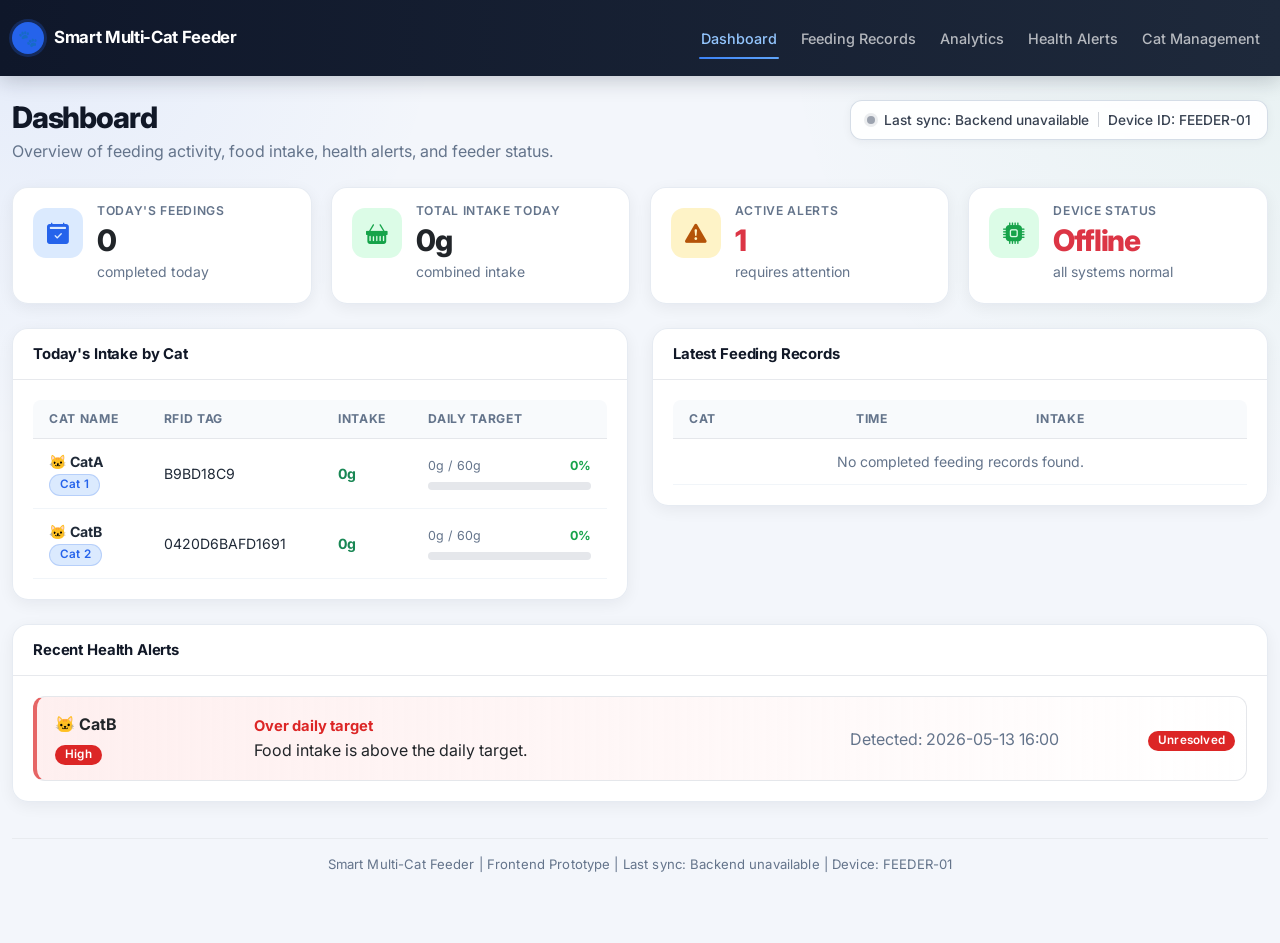
<file: frontend/index.html>
<!DOCTYPE html>
<html lang="en">
<head>
  <meta charset="UTF-8" />
  <meta name="viewport" content="width=device-width, initial-scale=1.0" />

  <title>Smart Multi-Cat Feeder Dashboard</title>

  <link rel="preconnect" href="https://fonts.googleapis.com" />
  <link rel="preconnect" href="https://fonts.gstatic.com" crossorigin />
  <link href="https://fonts.googleapis.com/css2?family=Inter:wght@400;500;600;700;800&display=swap" rel="stylesheet" />

  <link href="https://cdn.jsdelivr.net/npm/bootstrap@5.3.3/dist/css/bootstrap.min.css" rel="stylesheet" />
  <link rel="stylesheet" href="https://cdn.jsdelivr.net/npm/bootstrap-icons@1.11.3/font/bootstrap-icons.min.css" />

  <link rel="stylesheet" href="static/css/style.css" />
</head>

<body>
  <nav class="navbar navbar-expand-lg navbar-dark bg-dark">
    <div class="container-fluid">
      <a class="navbar-brand fw-bold" href="index.html">
        Smart Multi-Cat Feeder
      </a>

      <button
        class="navbar-toggler"
        type="button"
        data-bs-toggle="collapse"
        data-bs-target="#navbarNav"
      >
        <span class="navbar-toggler-icon"></span>
      </button>

      <div class="collapse navbar-collapse" id="navbarNav">
        <ul class="navbar-nav ms-auto">
          <li class="nav-item">
            <a class="nav-link active" href="index.html">Dashboard</a>
          </li>

          <li class="nav-item">
            <a class="nav-link" href="records.html?v=20260518-records-range">Feeding Records</a>
          </li>

          <li class="nav-item">
            <a class="nav-link" href="analytics.html">Analytics</a>
          </li>

          <li class="nav-item">
            <a class="nav-link" href="alerts.html">Health Alerts</a>
          </li>

          <li class="nav-item">
            <a class="nav-link" href="cats.html">Cat Management</a>
          </li>
        </ul>
      </div>
    </div>
  </nav>

  <main class="container my-4">
    <div class="page-heading-row mb-4">
      <div>
        <h1 class="page-title">Dashboard</h1>
        <p class="text-muted mb-0">
          Overview of feeding activity, food intake, health alerts, and feeder status.
        </p>
      </div>

      <div class="device-sync-pill">
        <span class="sync-dot"></span>
        <span>Last sync: loading...</span>
        <span class="sync-divider"></span>
        <span>Device ID: FEEDER-01</span>
      </div>
    </div>

    <div class="row g-3 mb-4">
      <div class="col-md-3">
        <div class="card summary-card">
          <div class="card-body">
            <div class="summary-card-inner">
              <div class="summary-icon summary-icon-blue">
                <i class="bi bi-calendar2-check-fill"></i>
              </div>
              <div class="summary-card-content">
                <h6 class="card-subtitle text-muted">Today's Feedings</h6>
                <h2 id="todayFeedings" class="card-value">0</h2>
                <small class="text-muted">completed today</small>
              </div>
            </div>
          </div>
        </div>
      </div>

      <div class="col-md-3">
        <div class="card summary-card">
          <div class="card-body">
            <div class="summary-card-inner">
              <div class="summary-icon summary-icon-green">
                <i class="bi bi-basket-fill"></i>
              </div>
              <div class="summary-card-content">
                <h6 class="card-subtitle text-muted">Total Intake Today</h6>
                <h2 id="totalIntake" class="card-value">0g</h2>
                <small class="text-muted">combined intake</small>
              </div>
            </div>
          </div>
        </div>
      </div>

      <div class="col-md-3">
        <div class="card summary-card">
          <div class="card-body">
            <div class="summary-card-inner">
              <div class="summary-icon summary-icon-warning">
                <i class="bi bi-exclamation-triangle-fill"></i>
              </div>
              <div class="summary-card-content">
                <h6 class="card-subtitle text-muted">Active Alerts</h6>
                <h2 id="activeAlerts" class="card-value text-danger">0</h2>
                <small class="text-muted">requires attention</small>
              </div>
            </div>
          </div>
        </div>
      </div>

      <div class="col-md-3">
        <div class="card summary-card">
          <div class="card-body">
            <div class="summary-card-inner">
              <div class="summary-icon summary-icon-green">
                <i class="bi bi-cpu-fill"></i>
              </div>
              <div class="summary-card-content">
                <h6 class="card-subtitle text-muted">Device Status</h6>
                <h2 id="deviceStatus" class="card-value text-success">Online</h2>
                <small class="text-muted">all systems normal</small>
              </div>
            </div>
          </div>
        </div>
      </div>
    </div>

    <div class="row g-4">
      <div class="col-lg-6">
        <div class="card">
          <div class="card-header fw-bold">
            Today's Intake by Cat
          </div>

          <div class="card-body">
            <table class="table table-hover align-middle">
              <thead>
                <tr>
                  <th>Cat Name</th>
                  <th>RFID Tag</th>
                  <th>Intake</th>
                  <th>Daily Target</th>
                </tr>
              </thead>

              <tbody id="catIntakeTable"></tbody>
            </table>
          </div>
        </div>
      </div>

      <div class="col-lg-6">
        <div class="card">
          <div class="card-header fw-bold">
            Latest Feeding Records
          </div>

          <div class="card-body">
            <table class="table table-hover align-middle">
              <thead>
                <tr>
                  <th>Cat</th>
                  <th>Time</th>
                  <th>Intake</th>
                </tr>
              </thead>

              <tbody id="latestRecordsTable"></tbody>
            </table>
          </div>
        </div>
      </div>
    </div>

    <div class="card mt-4">
      <div class="card-header fw-bold">
        Recent Health Alerts
      </div>

      <div class="card-body" id="recentAlerts"></div>
    </div>

    <footer class="app-footer">
      Smart Multi-Cat Feeder &middot; Frontend Prototype &middot; Last sync: loading... &middot; Device: FEEDER-01
    </footer>
  </main>

  <script src="https://code.jquery.com/jquery-3.7.1.min.js"></script>
  <script src="https://cdn.jsdelivr.net/npm/bootstrap@5.3.3/dist/js/bootstrap.bundle.min.js"></script>
  <script src="static/js/api.js?v=20260518-dashboard-recent-alerts"></script>
  <script src="static/js/dashboard.js?v=20260518-dashboard-recent-alerts"></script>
</body>
</html>
</file>
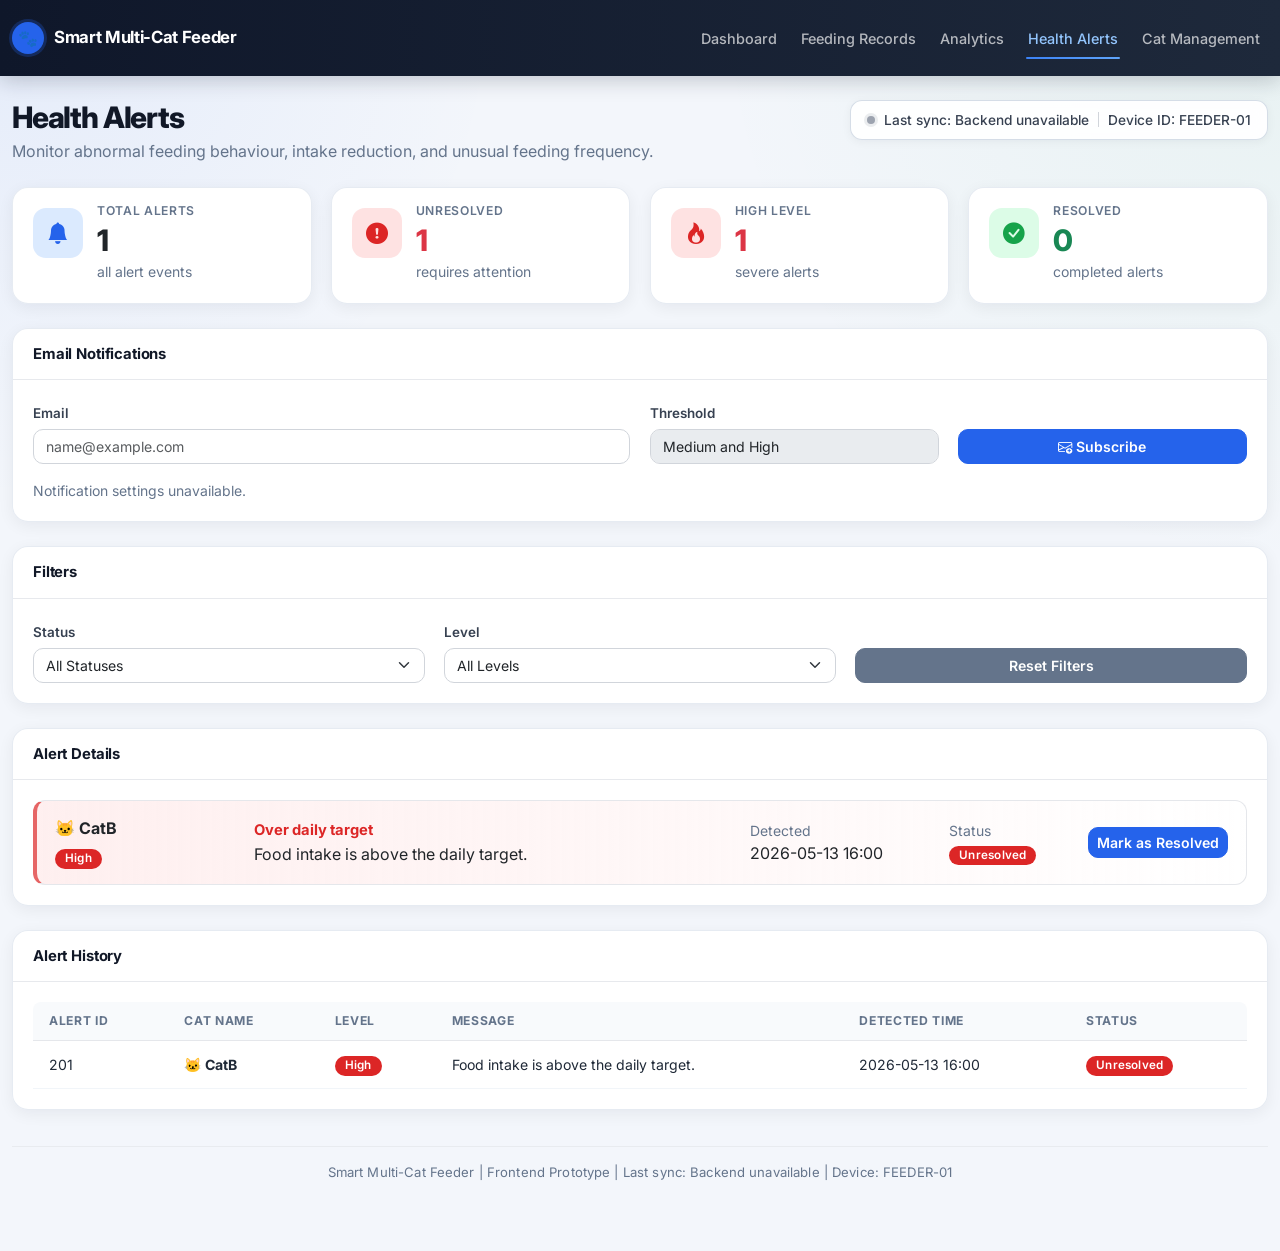
<file: frontend/alerts.html>
<!DOCTYPE html>
<html lang="en">
<head>
  <meta charset="UTF-8" />
  <meta name="viewport" content="width=device-width, initial-scale=1.0" />

  <title>Health Alerts - Smart Multi-Cat Feeder</title>

  <link rel="preconnect" href="https://fonts.googleapis.com" />
  <link rel="preconnect" href="https://fonts.gstatic.com" crossorigin />
  <link href="https://fonts.googleapis.com/css2?family=Inter:wght@400;500;600;700;800&display=swap" rel="stylesheet" />

  <link href="https://cdn.jsdelivr.net/npm/bootstrap@5.3.3/dist/css/bootstrap.min.css" rel="stylesheet" />
  <link rel="stylesheet" href="https://cdn.jsdelivr.net/npm/bootstrap-icons@1.11.3/font/bootstrap-icons.min.css" />

  <link rel="stylesheet" href="static/css/style.css" />
</head>

<body>
  <nav class="navbar navbar-expand-lg navbar-dark bg-dark">
    <div class="container-fluid">
      <a class="navbar-brand fw-bold" href="index.html">
        Smart Multi-Cat Feeder
      </a>

      <button
        class="navbar-toggler"
        type="button"
        data-bs-toggle="collapse"
        data-bs-target="#navbarNav"
      >
        <span class="navbar-toggler-icon"></span>
      </button>

      <div class="collapse navbar-collapse" id="navbarNav">
        <ul class="navbar-nav ms-auto">
          <li class="nav-item">
            <a class="nav-link" href="index.html">Dashboard</a>
          </li>

          <li class="nav-item">
            <a class="nav-link" href="records.html?v=20260518-records-range">Feeding Records</a>
          </li>

          <li class="nav-item">
            <a class="nav-link" href="analytics.html">Analytics</a>
          </li>

          <li class="nav-item">
            <a class="nav-link active" href="alerts.html">Health Alerts</a>
          </li>

          <li class="nav-item">
            <a class="nav-link" href="cats.html">Cat Management</a>
          </li>
        </ul>
      </div>
    </div>
  </nav>

  <main class="container my-4">
    <div class="page-heading-row mb-4">
      <div>
        <h1 class="page-title">Health Alerts</h1>
        <p class="text-muted mb-0">
          Monitor abnormal feeding behaviour, intake reduction, and unusual feeding frequency.
        </p>
      </div>

      <div class="device-sync-pill">
        <span class="sync-dot"></span>
        <span>Last sync: loading...</span>
        <span class="sync-divider"></span>
        <span>Device ID: FEEDER-01</span>
      </div>
    </div>

    <div class="row g-3 mb-4">
      <div class="col-md-3">
        <div class="card summary-card">
          <div class="card-body">
            <div class="summary-card-inner">
              <div class="summary-icon summary-icon-blue">
                <i class="bi bi-bell-fill"></i>
              </div>
              <div class="summary-card-content">
                <h6 class="card-subtitle text-muted">Total Alerts</h6>
                <h2 id="totalAlerts" class="card-value">0</h2>
                <small class="text-muted">all alert events</small>
              </div>
            </div>
          </div>
        </div>
      </div>

      <div class="col-md-3">
        <div class="card summary-card">
          <div class="card-body">
            <div class="summary-card-inner">
              <div class="summary-icon summary-icon-danger">
                <i class="bi bi-exclamation-circle-fill"></i>
              </div>
              <div class="summary-card-content">
                <h6 class="card-subtitle text-muted">Unresolved</h6>
                <h2 id="unresolvedAlerts" class="card-value text-danger">0</h2>
                <small class="text-muted">requires attention</small>
              </div>
            </div>
          </div>
        </div>
      </div>

      <div class="col-md-3">
        <div class="card summary-card">
          <div class="card-body">
            <div class="summary-card-inner">
              <div class="summary-icon summary-icon-danger">
                <i class="bi bi-fire"></i>
              </div>
              <div class="summary-card-content">
                <h6 class="card-subtitle text-muted">High Level</h6>
                <h2 id="highAlerts" class="card-value text-danger">0</h2>
                <small class="text-muted">severe alerts</small>
              </div>
            </div>
          </div>
        </div>
      </div>

      <div class="col-md-3">
        <div class="card summary-card">
          <div class="card-body">
            <div class="summary-card-inner">
              <div class="summary-icon summary-icon-green">
                <i class="bi bi-check-circle-fill"></i>
              </div>
              <div class="summary-card-content">
                <h6 class="card-subtitle text-muted">Resolved</h6>
                <h2 id="resolvedAlerts" class="card-value text-success">0</h2>
                <small class="text-muted">completed alerts</small>
              </div>
            </div>
          </div>
        </div>
      </div>
    </div>

    <div class="card mb-4">
      <div class="card-header fw-bold">
        Email Notifications
      </div>

      <div class="card-body">
        <form id="alertEmailSubscriptionForm" class="row g-3 align-items-end">
          <div class="col-lg-6">
            <label for="alertEmailInput" class="form-label">Email</label>
            <input
              id="alertEmailInput"
              class="form-control"
              type="email"
              placeholder="name@example.com"
              autocomplete="email"
              required
            />
          </div>

          <div class="col-lg-3">
            <label class="form-label">Threshold</label>
            <input class="form-control" value="Medium and High" disabled />
          </div>

          <div class="col-lg-3">
            <button id="alertEmailSubscribeBtn" class="btn btn-primary w-100" type="submit">
              <i class="bi bi-envelope-plus"></i>
              Subscribe
            </button>
          </div>
        </form>

        <div id="alertEmailSubscriptionStatus" class="small text-muted mt-3">
          Loading notification settings...
        </div>
      </div>
    </div>

    <div class="card mb-4">
      <div class="card-header fw-bold">
        Filters
      </div>

      <div class="card-body">
        <div class="row g-3 align-items-end">
          <div class="col-md-4">
            <label for="alertStatusFilter" class="form-label">Status</label>
            <select id="alertStatusFilter" class="form-select">
              <option value="all">All Statuses</option>
              <option value="Unresolved">Unresolved</option>
              <option value="Resolved">Resolved</option>
            </select>
          </div>

          <div class="col-md-4">
            <label for="alertLevelFilter" class="form-label">Level</label>
            <select id="alertLevelFilter" class="form-select">
              <option value="all">All Levels</option>
              <option value="High">High</option>
              <option value="Medium">Medium</option>
              <option value="Low">Low</option>
            </select>
          </div>

          <div class="col-md-4">
            <button id="resetAlertFiltersBtn" class="btn btn-secondary w-100">
              Reset Filters
            </button>
          </div>
        </div>
      </div>
    </div>

    <div class="card mb-4">
      <div class="card-header fw-bold">
        Alert Details
      </div>

      <div class="card-body" id="alertsContainer"></div>
    </div>

    <div class="card">
      <div class="card-header fw-bold">
        Alert History
      </div>

      <div class="card-body">
        <div class="table-responsive">
          <table class="table table-hover align-middle">
            <thead>
              <tr>
                <th>Alert ID</th>
                <th>Cat Name</th>
                <th>Level</th>
                <th>Message</th>
                <th>Detected Time</th>
                <th>Status</th>
              </tr>
            </thead>

            <tbody id="alertsTable"></tbody>
          </table>
        </div>
      </div>
    </div>

    <footer class="app-footer">
      Smart Multi-Cat Feeder &middot; Frontend Prototype &middot; Last sync: loading... &middot; Device: FEEDER-01
    </footer>
  </main>

  <script src="https://code.jquery.com/jquery-3.7.1.min.js"></script>
  <script src="https://cdn.jsdelivr.net/npm/bootstrap@5.3.3/dist/js/bootstrap.bundle.min.js"></script>
  <script src="static/js/api.js?v=20260518-cat-profile-sync"></script>
  <script src="static/js/alerts.js?v=20260518-alert-current-history"></script>
</body>
</html>
</file>
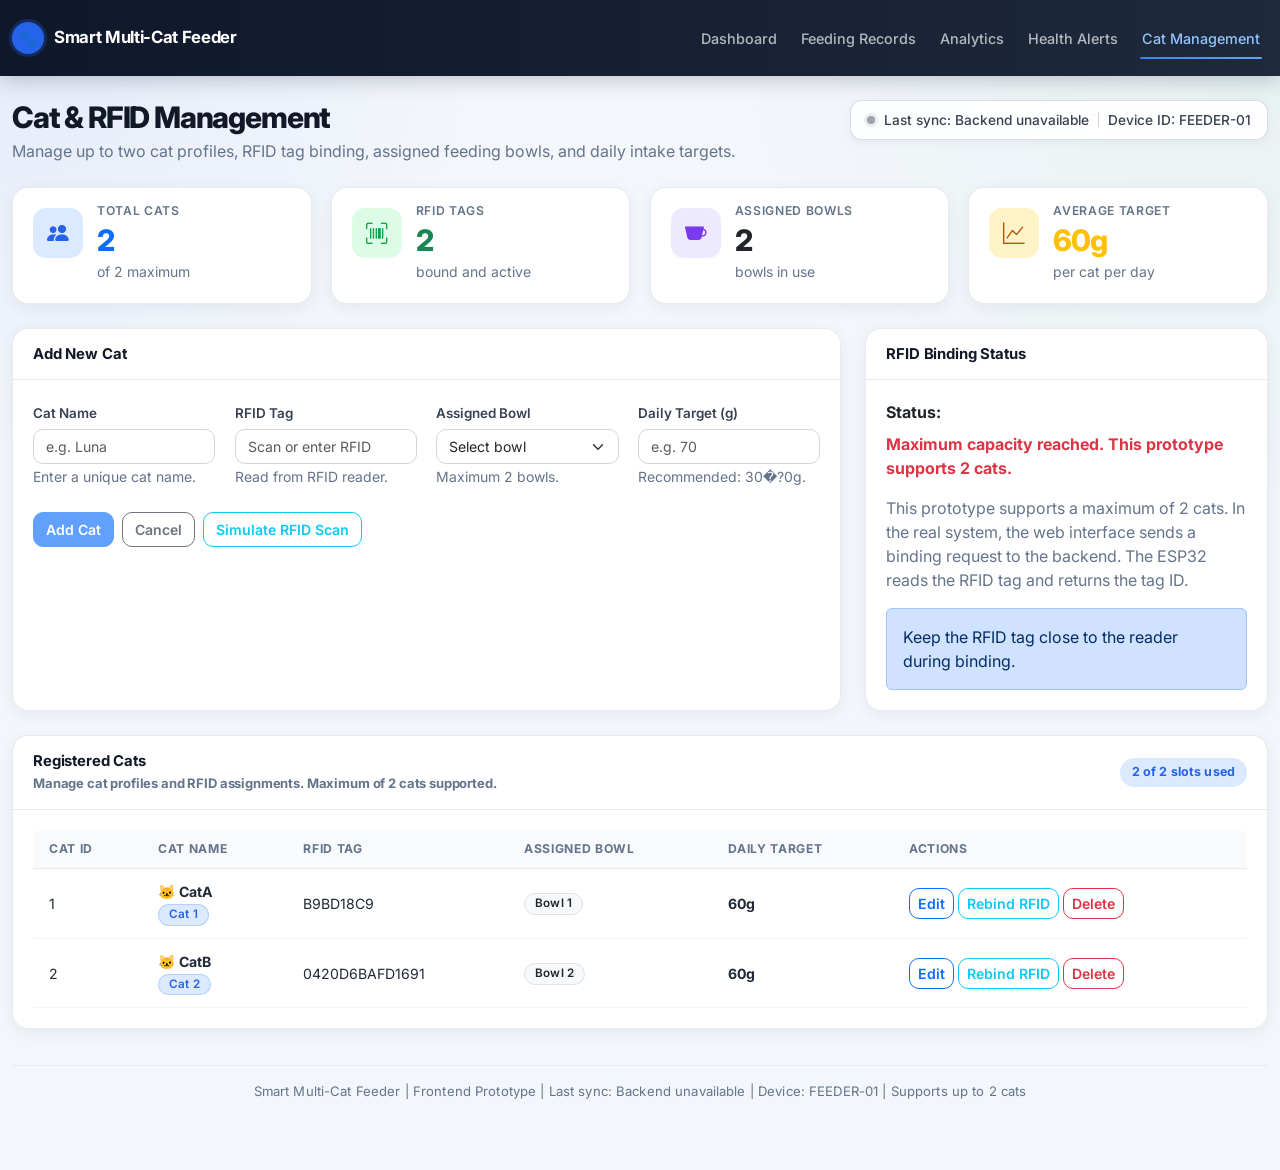
<file: frontend/cats.html>
<!DOCTYPE html>
<html lang="en">
<head>
  <meta charset="UTF-8" />
  <meta name="viewport" content="width=device-width, initial-scale=1.0" />

  <title>Cat Management - Smart Multi-Cat Feeder</title>

  <link rel="preconnect" href="https://fonts.googleapis.com" />
  <link rel="preconnect" href="https://fonts.gstatic.com" crossorigin />
  <link href="https://fonts.googleapis.com/css2?family=Inter:wght@400;500;600;700;800&display=swap" rel="stylesheet" />

  <link href="https://cdn.jsdelivr.net/npm/bootstrap@5.3.3/dist/css/bootstrap.min.css" rel="stylesheet" />
  <link rel="stylesheet" href="https://cdn.jsdelivr.net/npm/bootstrap-icons@1.11.3/font/bootstrap-icons.min.css" />

  <link rel="stylesheet" href="static/css/style.css" />
</head>

<body>
  <nav class="navbar navbar-expand-lg navbar-dark bg-dark">
    <div class="container-fluid">
      <a class="navbar-brand fw-bold" href="index.html">
        Smart Multi-Cat Feeder
      </a>

      <button
        class="navbar-toggler"
        type="button"
        data-bs-toggle="collapse"
        data-bs-target="#navbarNav"
      >
        <span class="navbar-toggler-icon"></span>
      </button>

      <div class="collapse navbar-collapse" id="navbarNav">
        <ul class="navbar-nav ms-auto">
          <li class="nav-item">
            <a class="nav-link" href="index.html">Dashboard</a>
          </li>

          <li class="nav-item">
            <a class="nav-link" href="records.html?v=20260518-records-range">Feeding Records</a>
          </li>

          <li class="nav-item">
            <a class="nav-link" href="analytics.html">Analytics</a>
          </li>

          <li class="nav-item">
            <a class="nav-link" href="alerts.html">Health Alerts</a>
          </li>

          <li class="nav-item">
            <a class="nav-link active" href="cats.html">Cat Management</a>
          </li>
        </ul>
      </div>
    </div>
  </nav>

  <main class="container my-4">
    <div class="page-heading-row mb-4">
      <div>
        <h1 class="page-title">Cat & RFID Management</h1>
        <p class="text-muted mb-0">
          Manage up to two cat profiles, RFID tag binding, assigned feeding bowls, and daily intake targets.
        </p>
      </div>

      <div class="device-sync-pill">
        <span class="sync-dot"></span>
        <span>Last sync: loading...</span>
        <span class="sync-divider"></span>
        <span>Device ID: FEEDER-01</span>
      </div>
    </div>

    <div class="row g-3 mb-4">
      <div class="col-md-3">
        <div class="card summary-card">
          <div class="card-body">
            <div class="summary-card-inner">
              <div class="summary-icon summary-icon-blue">
                <i class="bi bi-people-fill"></i>
              </div>
              <div class="summary-card-content">
                <h6 class="card-subtitle text-muted">Total Cats</h6>
                <h2 id="totalCats" class="card-value text-primary">0</h2>
                <small class="text-muted">of 2 maximum</small>
              </div>
            </div>
          </div>
        </div>
      </div>

      <div class="col-md-3">
        <div class="card summary-card">
          <div class="card-body">
            <div class="summary-card-inner">
              <div class="summary-icon summary-icon-green">
                <i class="bi bi-upc-scan"></i>
              </div>
              <div class="summary-card-content">
                <h6 class="card-subtitle text-muted">RFID Tags</h6>
                <h2 id="totalRfidTags" class="card-value text-success">0</h2>
                <small class="text-muted">bound and active</small>
              </div>
            </div>
          </div>
        </div>
      </div>

      <div class="col-md-3">
        <div class="card summary-card">
          <div class="card-body">
            <div class="summary-card-inner">
              <div class="summary-icon summary-icon-purple">
                <i class="bi bi-cup-fill"></i>
              </div>
              <div class="summary-card-content">
                <h6 class="card-subtitle text-muted">Assigned Bowls</h6>
                <h2 id="assignedBowls" class="card-value">0</h2>
                <small class="text-muted">bowls in use</small>
              </div>
            </div>
          </div>
        </div>
      </div>

      <div class="col-md-3">
        <div class="card summary-card">
          <div class="card-body">
            <div class="summary-card-inner">
              <div class="summary-icon summary-icon-warning">
                <i class="bi bi-graph-up"></i>
              </div>
              <div class="summary-card-content">
                <h6 class="card-subtitle text-muted">Average Target</h6>
                <h2 id="averageTarget" class="card-value text-warning">0g</h2>
                <small class="text-muted">per cat per day</small>
              </div>
            </div>
          </div>
        </div>
      </div>
    </div>

    <div class="row g-4 mb-4">
      <div class="col-lg-8">
        <div class="card h-100">
          <div class="card-header fw-bold" id="formTitle">
            Add New Cat
          </div>

          <div class="card-body">
            <form id="catForm">
              <input type="hidden" id="catId" />

              <div class="row g-3">
                <div class="col-md-3">
                  <label for="catName" class="form-label">Cat Name</label>
                  <input
                    id="catName"
                    type="text"
                    class="form-control"
                    placeholder="e.g. Luna"
                    required
                  />
                  <small class="text-muted">Enter a unique cat name.</small>
                </div>

                <div class="col-md-3">
                  <label for="rfidTag" class="form-label">RFID Tag</label>
                  <input
                    id="rfidTag"
                    type="text"
                    class="form-control"
                    placeholder="Scan or enter RFID"
                    required
                  />
                  <small class="text-muted">Read from RFID reader.</small>
                </div>

                <div class="col-md-3">
                  <label for="assignedBowl" class="form-label">Assigned Bowl</label>
                  <select id="assignedBowl" class="form-select" required>
                    <option value="">Select bowl</option>
                    <option value="1">Bowl 1</option>
                    <option value="2">Bowl 2</option>
                  </select>
                  <small class="text-muted">Maximum 2 bowls.</small>
                </div>

                <div class="col-md-3">
                  <label for="dailyTarget" class="form-label">Daily Target (g)</label>
                  <input
                    id="dailyTarget"
                    type="number"
                    min="1"
                    class="form-control"
                    placeholder="e.g. 70"
                    required
                  />
                  <small class="text-muted">Recommended: 30�?0g.</small>
                </div>
              </div>

              <div class="mt-4 d-flex flex-wrap gap-2">
                <button type="submit" class="btn btn-primary" id="saveCatBtn">
                  Add Cat
                </button>

                <button type="button" class="btn btn-outline-secondary" id="cancelEditBtn">
                  Cancel
                </button>

                <button type="button" class="btn btn-outline-info" id="generateRfidBtn">
                  Simulate RFID Scan
                </button>
              </div>
            </form>
          </div>
        </div>
      </div>

      <div class="col-lg-4">
        <div class="card h-100">
          <div class="card-header fw-bold">
            RFID Binding Status
          </div>

          <div class="card-body">
            <p class="mb-2">
              <strong>Status:</strong>
            </p>

            <p id="rfidStatus" class="text-success fw-bold">
              Waiting for user action.
            </p>

            <p class="text-muted">
              This prototype supports a maximum of 2 cats. In the real system,
              the web interface sends a binding request to the backend. The ESP32
              reads the RFID tag and returns the tag ID.
            </p>

            <div class="alert alert-primary mb-0">
              Keep the RFID tag close to the reader during binding.
            </div>
          </div>
        </div>
      </div>
    </div>

    <div class="card">
      <div class="card-header d-flex justify-content-between align-items-center">
        <div>
          <div class="fw-bold">Registered Cats</div>
          <small class="text-muted">
            Manage cat profiles and RFID assignments. Maximum of 2 cats supported.
          </small>
        </div>

        <span id="slotsUsed" class="capacity-pill">
          0 of 2 slots used
        </span>
      </div>

      <div class="card-body">
        <div class="table-responsive">
          <table class="table table-hover align-middle">
            <thead>
              <tr>
                <th>Cat ID</th>
                <th>Cat Name</th>
                <th>RFID Tag</th>
                <th>Assigned Bowl</th>
                <th>Daily Target</th>
                <th>Actions</th>
              </tr>
            </thead>

            <tbody id="catsTable"></tbody>
          </table>
        </div>
      </div>
    </div>

    <footer class="app-footer">
      Smart Multi-Cat Feeder &middot; Frontend Prototype &middot; Last sync: loading... &middot; Device: FEEDER-01 &middot; Supports up to 2 cats
    </footer>
  </main>

  <script src="https://code.jquery.com/jquery-3.7.1.min.js"></script>
  <script src="https://cdn.jsdelivr.net/npm/bootstrap@5.3.3/dist/js/bootstrap.bundle.min.js"></script>
  <script src="static/js/api.js?v=20260518-cat-profile-sync"></script>
  <script src="static/js/cats.js?v=20260518-cat-profile-sync"></script>
</body>
</html>
</file>
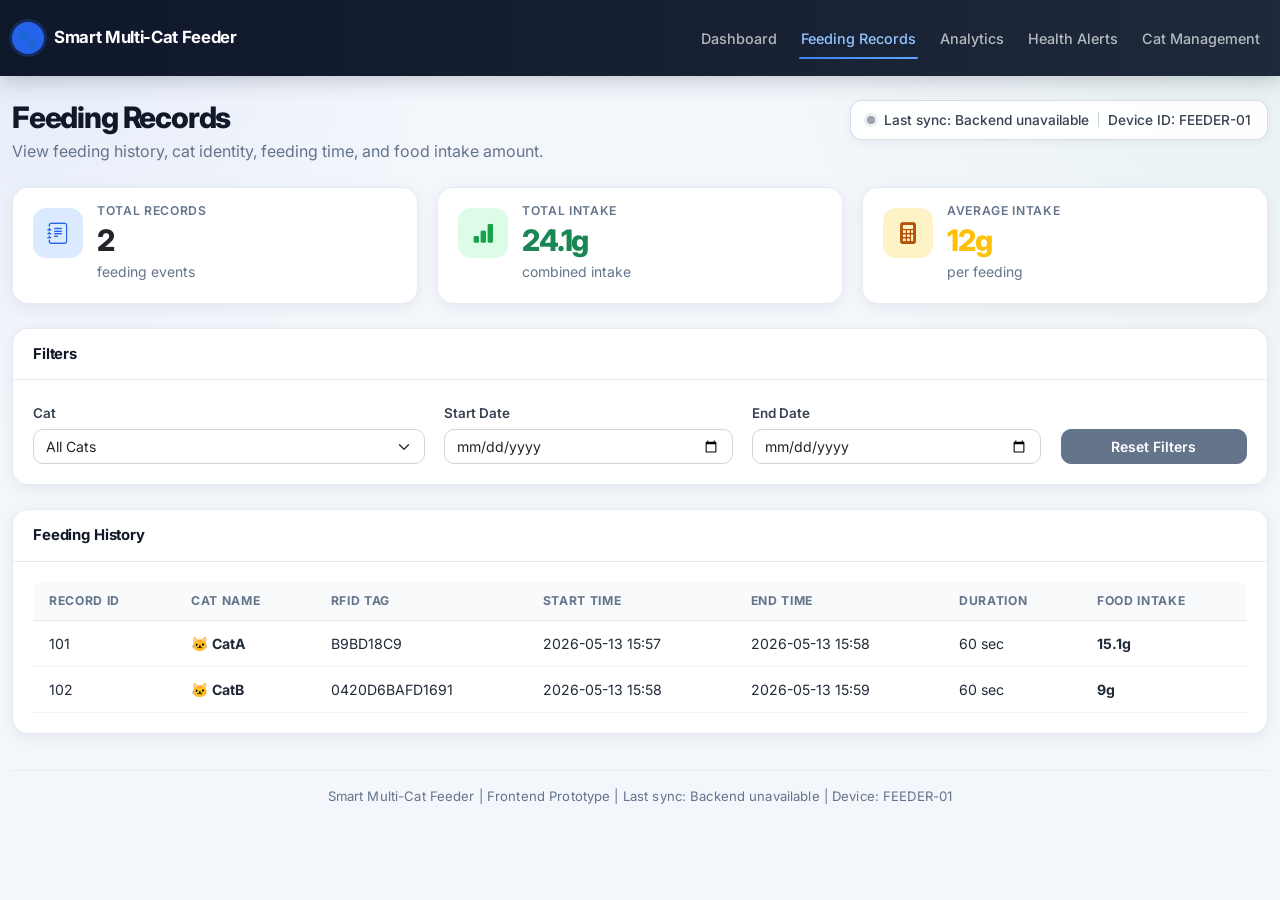
<file: frontend/records.html>
<!DOCTYPE html>
<html lang="en">
<head>
  <meta charset="UTF-8" />
  <meta name="viewport" content="width=device-width, initial-scale=1.0" />

  <title>Feeding Records - Smart Multi-Cat Feeder</title>

  <link rel="preconnect" href="https://fonts.googleapis.com" />
  <link rel="preconnect" href="https://fonts.gstatic.com" crossorigin />
  <link href="https://fonts.googleapis.com/css2?family=Inter:wght@400;500;600;700;800&display=swap" rel="stylesheet" />

  <link href="https://cdn.jsdelivr.net/npm/bootstrap@5.3.3/dist/css/bootstrap.min.css" rel="stylesheet" />
  <link rel="stylesheet" href="https://cdn.jsdelivr.net/npm/bootstrap-icons@1.11.3/font/bootstrap-icons.min.css" />

  <link rel="stylesheet" href="static/css/style.css" />
</head>

<body>
  <nav class="navbar navbar-expand-lg navbar-dark bg-dark">
    <div class="container-fluid">
      <a class="navbar-brand fw-bold" href="index.html">
        Smart Multi-Cat Feeder
      </a>

      <button
        class="navbar-toggler"
        type="button"
        data-bs-toggle="collapse"
        data-bs-target="#navbarNav"
      >
        <span class="navbar-toggler-icon"></span>
      </button>

      <div class="collapse navbar-collapse" id="navbarNav">
        <ul class="navbar-nav ms-auto">
          <li class="nav-item">
            <a class="nav-link" href="index.html">Dashboard</a>
          </li>

          <li class="nav-item">
            <a class="nav-link active" href="records.html?v=20260518-records-range">Feeding Records</a>
          </li>

          <li class="nav-item">
            <a class="nav-link" href="analytics.html">Analytics</a>
          </li>

          <li class="nav-item">
            <a class="nav-link" href="alerts.html">Health Alerts</a>
          </li>

          <li class="nav-item">
            <a class="nav-link" href="cats.html">Cat Management</a>
          </li>
        </ul>
      </div>
    </div>
  </nav>

  <main class="container my-4">
    <div class="page-heading-row mb-4">
      <div>
        <h1 class="page-title">Feeding Records</h1>
        <p class="text-muted mb-0">
          View feeding history, cat identity, feeding time, and food intake amount.
        </p>
      </div>

      <div class="device-sync-pill">
        <span class="sync-dot"></span>
        <span>Last sync: loading...</span>
        <span class="sync-divider"></span>
        <span>Device ID: FEEDER-01</span>
      </div>
    </div>

    <div class="row g-3 mb-4">
      <div class="col-md-4">
        <div class="card summary-card">
          <div class="card-body">
            <div class="summary-card-inner">
              <div class="summary-icon summary-icon-blue">
                <i class="bi bi-journal-text"></i>
              </div>
              <div class="summary-card-content">
                <h6 class="card-subtitle text-muted">Total Records</h6>
                <h2 id="totalRecords" class="card-value">0</h2>
                <small class="text-muted">feeding events</small>
              </div>
            </div>
          </div>
        </div>
      </div>

      <div class="col-md-4">
        <div class="card summary-card">
          <div class="card-body">
            <div class="summary-card-inner">
              <div class="summary-icon summary-icon-green">
                <i class="bi bi-bar-chart-fill"></i>
              </div>
              <div class="summary-card-content">
                <h6 class="card-subtitle text-muted">Total Intake</h6>
                <h2 id="recordsTotalIntake" class="card-value text-success">0g</h2>
                <small class="text-muted">combined intake</small>
              </div>
            </div>
          </div>
        </div>
      </div>

      <div class="col-md-4">
        <div class="card summary-card">
          <div class="card-body">
            <div class="summary-card-inner">
              <div class="summary-icon summary-icon-warning">
                <i class="bi bi-calculator-fill"></i>
              </div>
              <div class="summary-card-content">
                <h6 class="card-subtitle text-muted">Average Intake</h6>
                <h2 id="averageIntake" class="card-value text-warning">0g</h2>
                <small class="text-muted">per feeding</small>
              </div>
            </div>
          </div>
        </div>
      </div>
    </div>

    <div class="card mb-4">
      <div class="card-header fw-bold">
        Filters
      </div>

      <div class="card-body">
        <div class="row g-3 align-items-end">
          <div class="col-md-4">
            <label for="catFilter" class="form-label">Cat</label>
            <select id="catFilter" class="form-select">
              <option value="all">All Cats</option>
            </select>
          </div>

          <div class="col-md-3">
            <label for="startDateFilter" class="form-label">Start Date</label>
            <input id="startDateFilter" type="date" class="form-control" />
          </div>

          <div class="col-md-3">
            <label for="endDateFilter" class="form-label">End Date</label>
            <input id="endDateFilter" type="date" class="form-control" />
          </div>

          <div class="col-md-2">
            <button id="resetFiltersBtn" class="btn btn-secondary w-100">
              Reset Filters
            </button>
          </div>
        </div>
      </div>
    </div>

    <div class="card">
      <div class="card-header fw-bold">
        Feeding History
      </div>

      <div class="card-body">
        <div class="table-responsive">
          <table class="table table-hover align-middle">
            <thead>
              <tr>
                <th>Record ID</th>
                <th>Cat Name</th>
                <th>RFID Tag</th>
                <th>Start Time</th>
                <th>End Time</th>
                <th>Duration</th>
                <th>Food Intake</th>
              </tr>
            </thead>

            <tbody id="recordsTable"></tbody>
          </table>
        </div>
      </div>
    </div>

    <footer class="app-footer">
      Smart Multi-Cat Feeder &middot; Frontend Prototype &middot; Last sync: loading... &middot; Device: FEEDER-01
    </footer>
  </main>

  <script src="https://code.jquery.com/jquery-3.7.1.min.js"></script>
  <script src="https://cdn.jsdelivr.net/npm/bootstrap@5.3.3/dist/js/bootstrap.bundle.min.js"></script>
  <script src="static/js/api.js?v=20260518-cat-profile-sync"></script>
  <script src="static/js/records.js?v=20260518-records-range"></script>
</body>
</html>
</file>
<file: frontend/static/css/style.css>
/* =============================================
   Smart Multi-Cat Feeder — Global Stylesheet
   Font: Inter (loaded via HTML <link>)
   Icons: Bootstrap Icons (loaded via HTML <link>)
============================================= */

:root {
  --color-bg: #f3f6fb;
  --color-card: #ffffff;

  --color-primary: #2563eb;
  --color-primary-light: #dbeafe;

  --color-success: #16a34a;
  --color-success-light: #dcfce7;

  --color-warning: #f59e0b;
  --color-warning-light: #fef3c7;

  --color-danger: #dc2626;
  --color-danger-light: #fee2e2;

  --color-purple: #7c3aed;
  --color-purple-light: #ede9fe;

  --color-text: #111827;
  --color-muted: #64748b;
  --color-border: #e5e7eb;

  --shadow-card: 0 12px 32px rgba(15, 23, 42, 0.1);
  --shadow-soft: 0 4px 16px rgba(15, 23, 42, 0.06);

  --radius-card: 16px;
}

* {
  box-sizing: border-box;
}

body {
  min-height: 100vh;
  background:
    radial-gradient(circle at top left, rgba(37, 99, 235, 0.07), transparent 28%),
    radial-gradient(circle at top right, rgba(22, 163, 74, 0.05), transparent 32%),
    var(--color-bg);
  font-family: 'Inter', Arial, Helvetica, sans-serif;
  color: var(--color-text);
  -webkit-font-smoothing: antialiased;
  -moz-osx-font-smoothing: grayscale;
}

/* =========================
   Navbar
========================= */

.navbar {
  background: linear-gradient(90deg, #0f172a 0%, #1e293b 100%) !important;
  min-height: 62px;
  box-shadow: 0 4px 20px rgba(15, 23, 42, 0.22);
}

.navbar-brand {
  display: flex;
  align-items: center;
  letter-spacing: -0.02em;
  font-size: 1.05rem;
  font-weight: 700;
}

.navbar-brand::before {
  content: "🐾";
  display: inline-flex;
  align-items: center;
  justify-content: center;
  width: 32px;
  height: 32px;
  margin-right: 10px;
  border-radius: 50%;
  background: var(--color-primary);
  font-size: 16px;
  box-shadow: 0 0 0 3px rgba(37, 99, 235, 0.25);
  flex-shrink: 0;
}

.navbar-nav .nav-link {
  position: relative;
  margin-left: 8px;
  padding: 20px 6px 18px;
  color: rgba(255, 255, 255, 0.68) !important;
  font-weight: 500;
  font-size: 0.9rem;
  transition: color 0.15s ease;
}

.navbar-nav .nav-link:hover {
  color: #ffffff !important;
}

.navbar-nav .nav-link.active {
  color: #93c5fd !important;
}

.navbar-nav .nav-link.active::after {
  content: "";
  position: absolute;
  left: 6px;
  right: 6px;
  bottom: 9px;
  height: 2px;
  border-radius: 999px;
  background: linear-gradient(90deg, #3b82f6, #60a5fa);
}

/* =========================
   Page layout
========================= */

.container {
  width: 100%;
  max-width: 1420px;
}

@media (min-width: 1700px) {
  .container {
    max-width: 1500px;
  }
}

main.container {
  padding-bottom: 40px;
}

.page-heading-row {
  display: flex;
  align-items: flex-start;
  justify-content: space-between;
  gap: 16px;
}

.page-title {
  font-weight: 800;
  font-size: 1.85rem;
  color: var(--color-text);
  letter-spacing: -0.04em;
  margin-bottom: 4px;
}

.text-muted {
  color: var(--color-muted) !important;
}

/* =========================
   Device sync pill
========================= */

.device-sync-pill {
  display: inline-flex;
  align-items: center;
  gap: 9px;
  white-space: nowrap;
  padding: 9px 16px;
  border: 1px solid rgba(203, 213, 225, 0.8);
  border-radius: 12px;
  background: rgba(255, 255, 255, 0.92);
  backdrop-filter: blur(8px);
  -webkit-backdrop-filter: blur(8px);
  color: #374151;
  font-size: 0.855rem;
  font-weight: 500;
  box-shadow: 0 2px 10px rgba(15, 23, 42, 0.05);
}

.sync-dot {
  width: 8px;
  height: 8px;
  border-radius: 50%;
  background: #9ca3af;
  flex-shrink: 0;
}

.sync-dot.online {
  background: #22c55e;
  box-shadow: 0 0 0 3px rgba(34, 197, 94, 0.2);
}

.sync-dot.offline {
  background: #9ca3af;
  box-shadow: 0 0 0 3px rgba(156, 163, 175, 0.2);
}

.sync-divider {
  width: 1px;
  height: 15px;
  background: #d1d5db;
  flex-shrink: 0;
}

/* Bootstrap row spacing polish */
.row.g-3 {
  --bs-gutter-x: 1.2rem;
  --bs-gutter-y: 1.2rem;
}

.row.g-4 {
  --bs-gutter-x: 1.5rem;
  --bs-gutter-y: 1.5rem;
}

/* =========================
   Cards
========================= */

.card,
.summary-card {
  border: 1px solid rgba(226, 232, 240, 0.85);
  border-radius: var(--radius-card);
  background: rgba(255, 255, 255, 0.96);
  box-shadow: var(--shadow-soft);
  transition: box-shadow 0.2s ease;
}

.summary-card {
  min-height: 108px;
  transition: transform 0.18s ease, box-shadow 0.18s ease;
}

.summary-card:hover {
  transform: translateY(-3px);
  box-shadow: var(--shadow-card);
}

.card-header {
  background-color: transparent;
  border-bottom: 1px solid rgba(229, 231, 235, 0.9);
  border-radius: var(--radius-card) var(--radius-card) 0 0 !important;
  padding: 14px 20px;
  color: var(--color-text);
  font-weight: 700;
  font-size: 0.93rem;
  letter-spacing: -0.01em;
}

.card-body {
  padding: 20px;
}

.card-subtitle {
  font-size: 0.76rem;
  font-weight: 600;
  text-transform: uppercase;
  letter-spacing: 0.055em;
  margin-bottom: 2px;
  color: var(--color-muted);
}

.card-value {
  margin-top: 4px;
  margin-bottom: 2px;
  font-weight: 800;
  letter-spacing: -0.04em;
  font-size: 1.85rem;
  line-height: 1.15;
}

/* =========================
   Summary card icon system
========================= */

.summary-card-inner {
  display: flex;
  align-items: flex-start;
  gap: 14px;
}

.summary-card-content {
  flex: 1;
  min-width: 0;
}

.summary-icon {
  display: flex;
  align-items: center;
  justify-content: center;
  width: 50px;
  height: 50px;
  border-radius: 13px;
  font-size: 1.35rem;
  flex-shrink: 0;
}

.summary-icon-blue {
  background: var(--color-primary-light);
  color: var(--color-primary);
}

.summary-icon-green {
  background: var(--color-success-light);
  color: var(--color-success);
}

.summary-icon-warning {
  background: var(--color-warning-light);
  color: #b45309;
}

.summary-icon-danger {
  background: var(--color-danger-light);
  color: var(--color-danger);
}

.summary-icon-purple {
  background: var(--color-purple-light);
  color: var(--color-purple);
}

/* =========================
   Chart containers
   (used in analytics.html)
========================= */

.chart-container {
  position: relative;
  height: 272px;
}

.chart-container-lg {
  position: relative;
  height: 340px;
}

/* =========================
   Tables
========================= */

.table {
  margin-bottom: 0;
}

.table thead th {
  color: #64748b;
  font-size: 0.76rem;
  font-weight: 700;
  text-transform: uppercase;
  letter-spacing: 0.055em;
  border-bottom: 1px solid var(--color-border);
  padding: 10px 16px;
  background: #f8fafc;
}

.table thead th:first-child {
  border-radius: 8px 0 0 0;
}

.table thead th:last-child {
  border-radius: 0 8px 0 0;
}

.table td {
  vertical-align: middle;
  color: #1f2937;
  border-color: #f1f5f9;
  padding: 12px 16px;
  font-size: 0.88rem;
}

.table-hover tbody tr {
  transition: background-color 0.12s ease;
}

.table-hover tbody tr:hover {
  background-color: #f0f7ff;
}

/* =========================
   Buttons
========================= */

.btn {
  border-radius: 10px;
  font-weight: 600;
  font-size: 0.88rem;
  transition: all 0.15s ease;
}

.btn-primary {
  background: var(--color-primary);
  border-color: var(--color-primary);
}

.btn-primary:hover {
  background: #1d4ed8;
  border-color: #1d4ed8;
  transform: translateY(-1px);
  box-shadow: 0 4px 14px rgba(37, 99, 235, 0.3);
}

.btn-secondary {
  background: #64748b;
  border-color: #64748b;
}

.btn-secondary:hover {
  background: #475569;
  border-color: #475569;
}

.btn-outline-primary,
.btn-outline-info,
.btn-outline-success,
.btn-outline-danger,
.btn-outline-secondary {
  border-width: 1.5px;
}

/* =========================
   Forms
========================= */

.form-control,
.form-select {
  border-radius: 10px;
  border-color: #d1d5db;
  font-size: 0.88rem;
  transition: border-color 0.15s ease, box-shadow 0.15s ease;
}

.form-control:focus,
.form-select:focus {
  border-color: var(--color-primary);
  box-shadow: 0 0 0 3px rgba(37, 99, 235, 0.12);
}

.form-label {
  font-weight: 600;
  font-size: 0.84rem;
  color: #374151;
  margin-bottom: 6px;
}

/* =========================
   Badges
========================= */

.badge {
  border-radius: 999px;
  padding: 4px 10px;
  font-weight: 600;
  font-size: 0.73rem;
  letter-spacing: 0.02em;
}

.badge-alert-high {
  background-color: var(--color-danger);
  color: #ffffff;
}

.badge-alert-medium {
  background-color: var(--color-warning);
  color: #111827;
}

.badge-alert-low {
  background-color: #0ea5e9;
  color: #ffffff;
}

.badge-cat {
  background: var(--color-primary-light);
  color: var(--color-primary);
  border: 1px solid rgba(37, 99, 235, 0.2);
}

/* =========================
   Intake progress bars
========================= */

.intake-progress-wrapper {
  min-width: 140px;
}

.intake-progress-label {
  display: flex;
  justify-content: space-between;
  margin-bottom: 6px;
  font-size: 0.78rem;
  color: var(--color-muted);
}

.intake-progress-value {
  color: var(--color-success);
  font-weight: 700;
}

.intake-progress {
  height: 8px;
  overflow: hidden;
  border-radius: 999px;
  background: #e5e7eb;
}

.intake-progress-fill {
  height: 100%;
  border-radius: 999px;
  background: linear-gradient(90deg, #34d399, #16a34a);
  transition: width 0.5s cubic-bezier(0.4, 0, 0.2, 1);
}

/* =========================
   Alert cards
========================= */

.alert-box {
  border-radius: 12px;
  background-color: #f8fafc;
}

.alert-callout {
  border-radius: 12px;
  padding: 15px 18px;
  margin-bottom: 10px;
  border: 1px solid var(--color-border);
  border-left-width: 4px;
  background: #ffffff;
  transition: transform 0.15s ease, box-shadow 0.15s ease;
}

.alert-callout:hover {
  transform: translateX(3px);
  box-shadow: var(--shadow-soft);
}

.alert-callout:last-child {
  margin-bottom: 0;
}

.alert-callout-high {
  border-left-color: rgba(220, 38, 38, 0.7);
  background: linear-gradient(
    90deg,
    rgba(254, 226, 226, 0.55),
    rgba(255, 255, 255, 0.97)
  );
}

.alert-callout-medium {
  border-left-color: rgba(245, 158, 11, 0.65);
  background: linear-gradient(
    90deg,
    rgba(254, 243, 199, 0.55),
    rgba(255, 255, 255, 0.97)
  );
}

.alert-callout-low {
  border-left-color: rgba(14, 165, 233, 0.55);
  background: linear-gradient(
    90deg,
    rgba(224, 242, 254, 0.55),
    rgba(255, 255, 255, 0.97)
  );
}

.alert-title-high {
  color: var(--color-danger);
  font-weight: 700;
  font-size: 0.92rem;
}

.alert-title-medium {
  color: #b45309;
  font-weight: 700;
  font-size: 0.92rem;
}

.alert-title-low {
  color: #0369a1;
  font-weight: 700;
  font-size: 0.92rem;
}

.status-resolved {
  background: var(--color-success);
  color: #ffffff;
}

.status-unresolved {
  background: var(--color-danger);
  color: #ffffff;
}

/* =========================
   Cat Management helper
========================= */

.capacity-pill {
  display: inline-flex;
  align-items: center;
  padding: 5px 12px;
  border-radius: 999px;
  background: var(--color-primary-light);
  color: var(--color-primary);
  font-weight: 700;
  font-size: 0.78rem;
  letter-spacing: 0.01em;
}

/* =========================
   Footer
========================= */

.app-footer {
  margin-top: 36px;
  padding: 16px 0 4px;
  border-top: 1px solid rgba(229, 231, 235, 0.75);
  color: var(--color-muted);
  font-size: 0.82rem;
  text-align: center;
  letter-spacing: 0.01em;
}

/* =========================
   Responsive
========================= */

@media (max-width: 992px) {
  .page-heading-row {
    flex-direction: column;
  }

  .device-sync-pill {
    white-space: normal;
  }
}

@media (max-width: 768px) {
  .navbar-nav .nav-link {
    padding: 10px 4px;
  }

  .summary-icon {
    display: none;
  }

  .card-body {
    padding: 14px;
  }

  .page-title {
    font-size: 1.5rem;
  }

  .chart-container {
    height: 220px;
  }

  .chart-container-lg {
    height: 270px;
  }

  .card-value {
    font-size: 1.6rem;
  }
}

/* =========================
   Analytics: Cat Summary Cards
   (replaces the old bar charts)
========================= */

.cat-summary-card {
  border: 1px solid var(--color-border);
  border-radius: 14px;
  padding: 16px;
  background: #fafbfc;
  transition: transform 0.15s ease, box-shadow 0.15s ease;
}

.cat-summary-card:hover {
  transform: translateY(-2px);
  box-shadow: var(--shadow-soft);
}

.cat-summary-card.mt-3 {
  margin-top: 14px !important;
}

.cat-summary-header {
  display: flex;
  align-items: center;
  gap: 12px;
  margin-bottom: 14px;
}

.cat-avatar-circle {
  display: flex;
  align-items: center;
  justify-content: center;
  width: 52px;
  height: 52px;
  border-radius: 50%;
  font-size: 1.65rem;
  flex-shrink: 0;
}

.cat-name-label {
  font-size: 1.05rem;
  font-weight: 800;
  letter-spacing: -0.02em;
}

.cat-name-sub {
  font-size: 0.78rem;
  color: var(--color-muted);
  margin-top: 2px;
}

.cat-stat-grid {
  display: grid;
  grid-template-columns: 1fr 1fr;
  gap: 10px;
}

.cat-stat-box {
  background: rgba(255, 255, 255, 0.95);
  border: 1px solid rgba(229, 231, 235, 0.9);
  border-radius: 12px;
  padding: 12px;
  text-align: center;
}

.cat-stat-icon {
  font-size: 1.2rem;
  margin-bottom: 4px;
  line-height: 1;
}

.cat-stat-value {
  font-size: 1.55rem;
  font-weight: 800;
  letter-spacing: -0.03em;
  line-height: 1.1;
}

.cat-stat-label {
  font-size: 0.7rem;
  color: var(--color-muted);
  font-weight: 700;
  text-transform: uppercase;
  letter-spacing: 0.055em;
  margin-top: 3px;
}

.cat-stat-sub {
  font-size: 0.73rem;
  color: var(--color-muted);
  margin-top: 5px;
}

.cat-intake-progress {
  height: 5px;
  background: #e5e7eb;
  border-radius: 999px;
  overflow: hidden;
  margin-top: 6px;
}

.cat-intake-progress-fill {
  height: 100%;
  border-radius: 999px;
  opacity: 0.85;
  transition: width 0.5s cubic-bezier(0.4, 0, 0.2, 1);
}

/* Trend card: let the chart body grow to fill whatever height the row gives it */
.cat-trend-card {
  min-height: 0;
}

.cat-trend-card .card-body {
  display: flex;
  flex-direction: column;
  padding-bottom: 14px;
}

.cat-trend-chart-body {
  position: relative;
  flex: 1;
  min-height: 220px;
}

/* Align the summary card to the same height as the trend card in the same row */
.cat-summary-card.flex-grow-1 {
  height: 100%;
  display: flex;
  flex-direction: column;
  justify-content: center;
}
</file>
